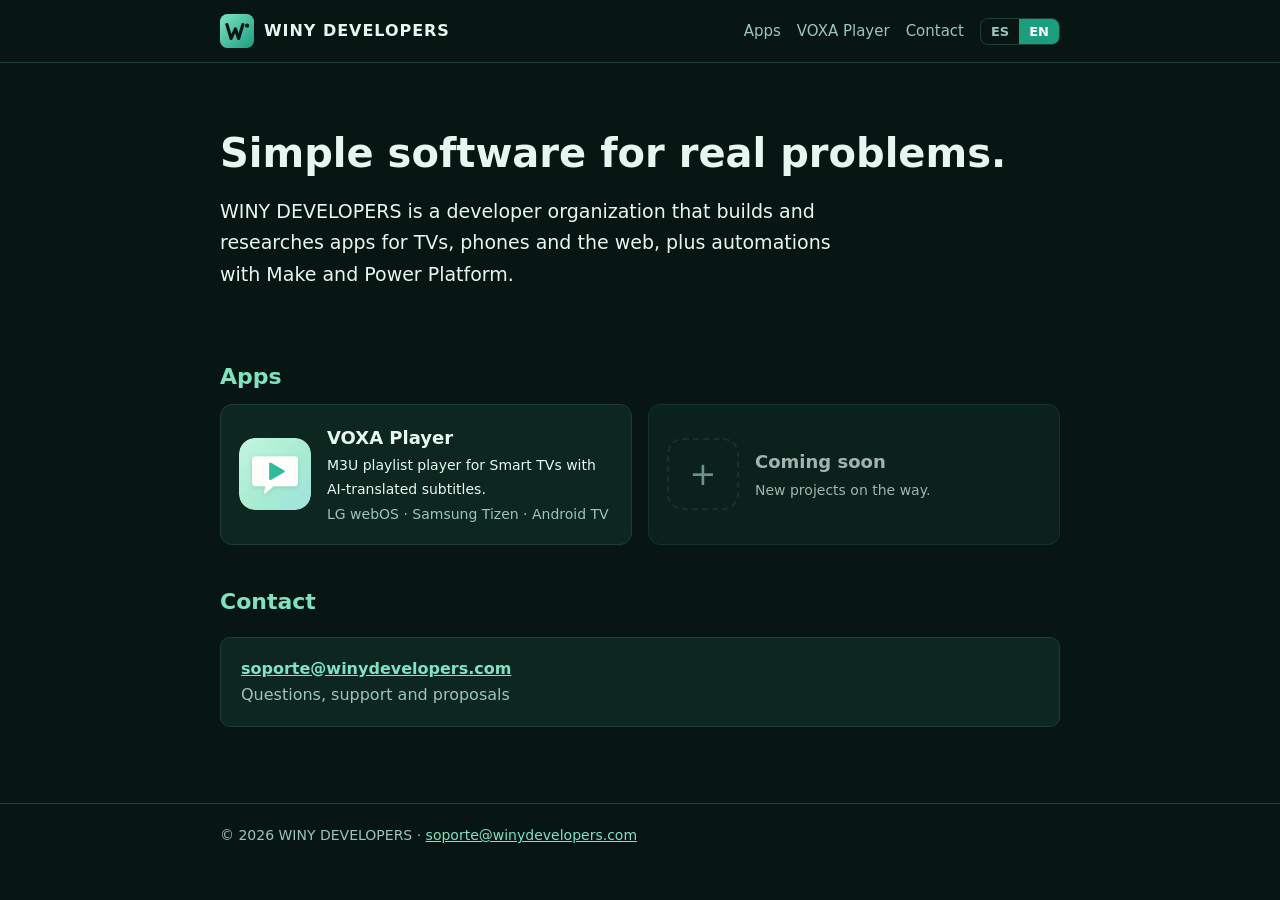
<file: index.html>
<!doctype html><html lang="es"><head><meta charset="utf-8"><meta name="viewport" content="width=device-width,initial-scale=1">
<title>WINY DEVELOPERS</title><meta name="title-en" content="WINY DEVELOPERS"><style>html[data-l=es] [data-l=en],html[data-l=en] [data-l=es]{display:none!important}
.lsel{display:inline-flex;margin-left:16px;border:1px solid #1d3f36;border-radius:8px;overflow:hidden;vertical-align:middle}
.lsel button{background:none;border:0;color:#9cc5b8;font:600 13px system-ui,sans-serif;padding:5px 10px;cursor:pointer}
html[data-l=es] .lsel [data-set=es],html[data-l=en] .lsel [data-set=en]{background:#1a9e7d;color:#fff}</style><script>(function(){var l;try{l=localStorage.getItem('lang')}catch(e){}if(location.hash==='#en')l='en';
if(l!=='es'&&l!=='en')l=/^es/i.test(navigator.language||'')?'es':'en';document.documentElement.setAttribute('data-l',l);document.documentElement.lang=l})();</script><link rel="icon" href="img/winy.svg"><link rel="stylesheet" href="estilo.css?v=2"></head><body>
<header><div class="wrap"><nav><a class="brand" href="index.html"><img src="img/winy.svg" alt="">WINY DEVELOPERS</a>
<div class="links"><a data-l="es" href="index.html#apps">Desarrollos</a><a data-l="en" href="index.html#apps-en">Apps</a><a href="voxa/index.html">VOXA Player</a><a data-l="es" href="index.html#contacto">Contacto</a><a data-l="en" href="index.html#contact">Contact</a><span class="lsel"><button data-set="es">ES</button><button data-set="en">EN</button></span></div></nav></div></header>
<main><div class="wrap"><div data-l="es">
<div style="padding:30px 0 10px"><h1 style="font-size:40px">Software simple para problemas reales.</h1>
<p style="font-size:19px;max-width:640px">WINY DEVELOPERS es una organización de desarrolladores que crea e investiga aplicaciones para televisores, celulares y la web, y automatizaciones con Make y Power Platform.</p></div>
<h2 id="apps">Desarrollos</h2>
<div class="apps">
<a class="app" href="voxa/index.html"><img src="img/voxa_logo.png" alt=""><div><b>VOXA Player</b><span>Reproductor de listas M3U para Smart TV con subtítulos traducidos con IA.</span><span class="muted">LG webOS · Samsung Tizen · Android TV</span></div></a>
<div class="app soon"><div class="ph">+</div><div><b>Próximamente</b><span>Nuevos desarrollos en camino.</span></div></div>
</div>
<h2 id="contacto">Contacto</h2>
<div class="card"><a href="mailto:soporte@winydevelopers.com"><b>soporte@winydevelopers.com</b></a><br><span class="muted">Consultas, soporte y propuestas</span></div>
</div><div data-l="en">
<div style="padding:30px 0 10px"><h1 style="font-size:40px">Simple software for real problems.</h1>
<p style="font-size:19px;max-width:640px">WINY DEVELOPERS is a developer organization that builds and researches apps for TVs, phones and the web, plus automations with Make and Power Platform.</p></div>
<h2 id="apps-en">Apps</h2>
<div class="apps">
<a class="app" href="voxa/index.html"><img src="img/voxa_logo.png" alt=""><div><b>VOXA Player</b><span>M3U playlist player for Smart TVs with AI-translated subtitles.</span><span class="muted">LG webOS · Samsung Tizen · Android TV</span></div></a>
<div class="app soon"><div class="ph">+</div><div><b>Coming soon</b><span>New projects on the way.</span></div></div>
</div>
<h2 id="contact">Contact</h2>
<div class="card"><a href="mailto:soporte@winydevelopers.com"><b>soporte@winydevelopers.com</b></a><br><span class="muted">Questions, support and proposals</span></div>
</div></div></main>
<footer><div class="wrap">© 2026 WINY DEVELOPERS · <a href="mailto:soporte@winydevelopers.com">soporte@winydevelopers.com</a></div></footer><script>(function(){var t={es:document.title,en:document.querySelector('meta[name=title-en]').content};
function set(l){document.documentElement.setAttribute('data-l',l);document.documentElement.lang=l;document.title=t[l];try{localStorage.setItem('lang',l)}catch(e){}}
set(document.documentElement.getAttribute('data-l'));
var b=document.querySelectorAll('.lsel button');for(var i=0;i<b.length;i++)b[i].onclick=function(){set(this.getAttribute('data-set'))};})();</script></body></html>
</file>
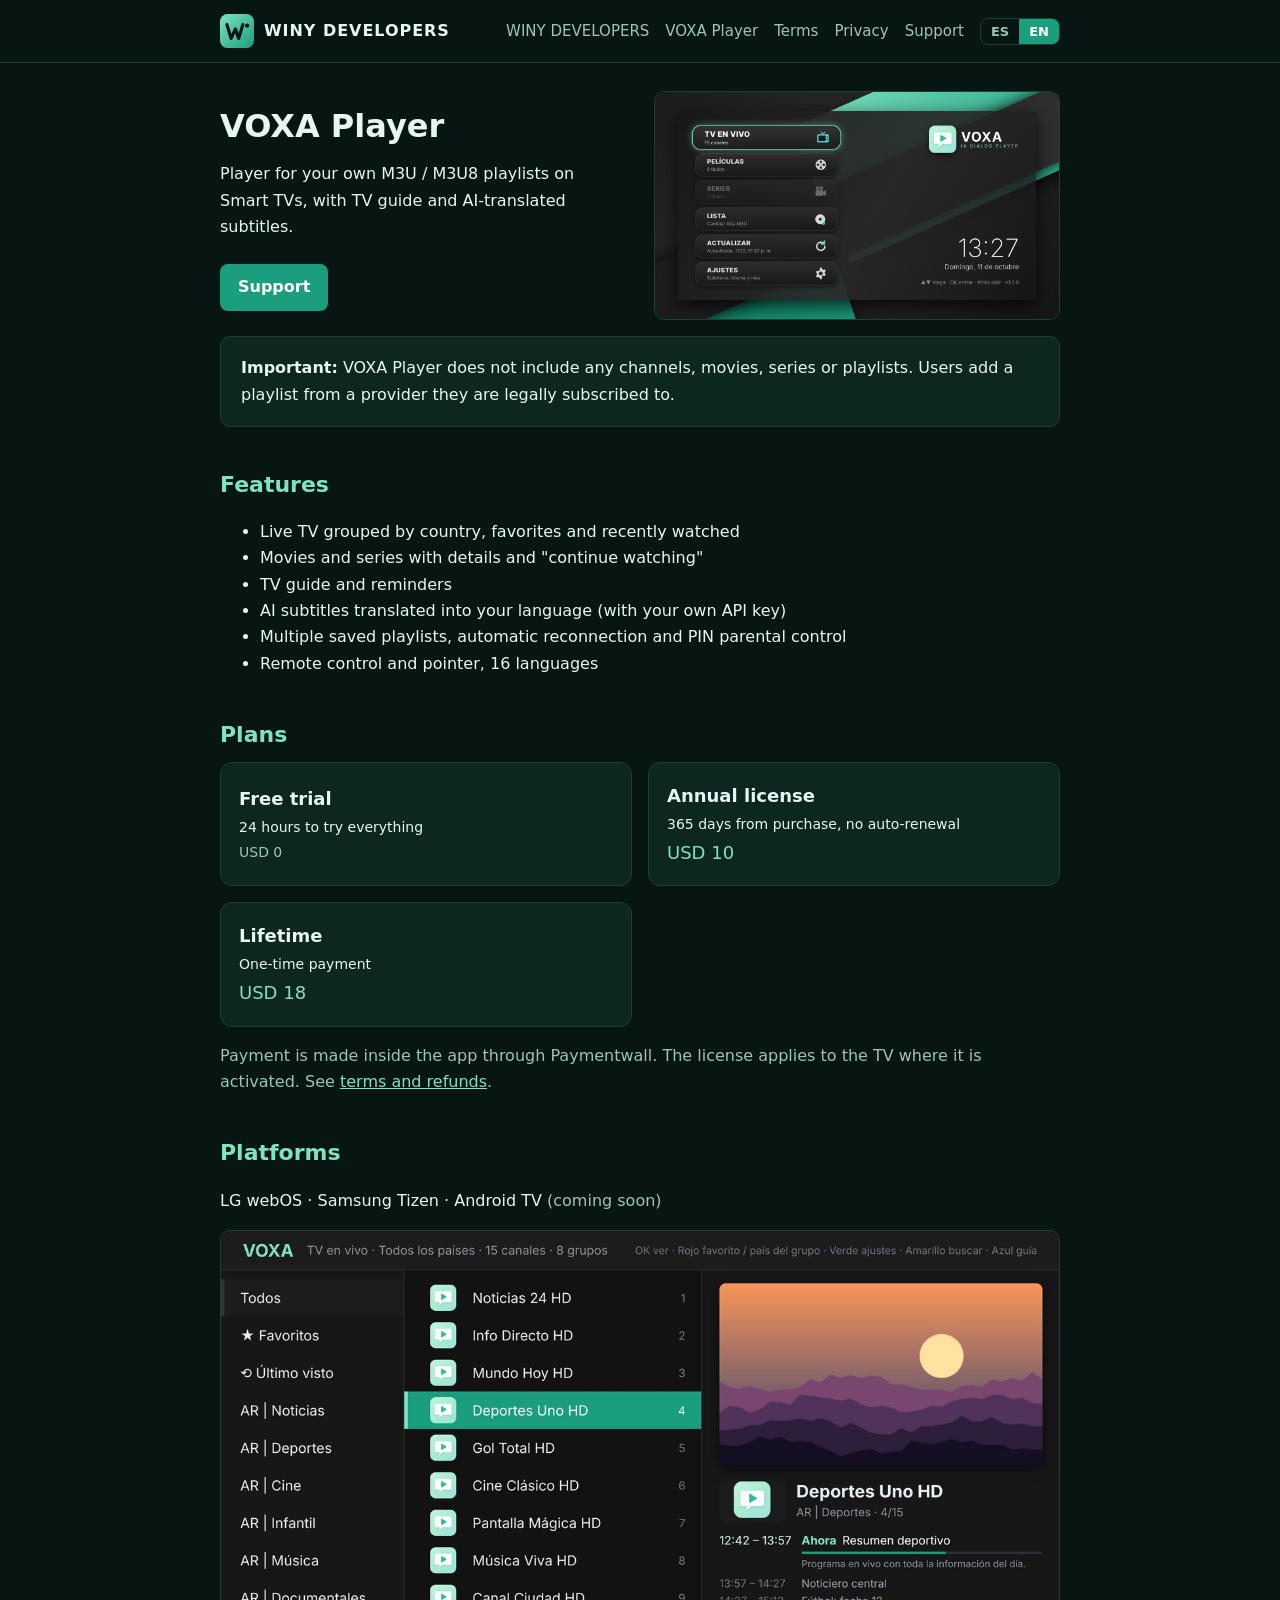
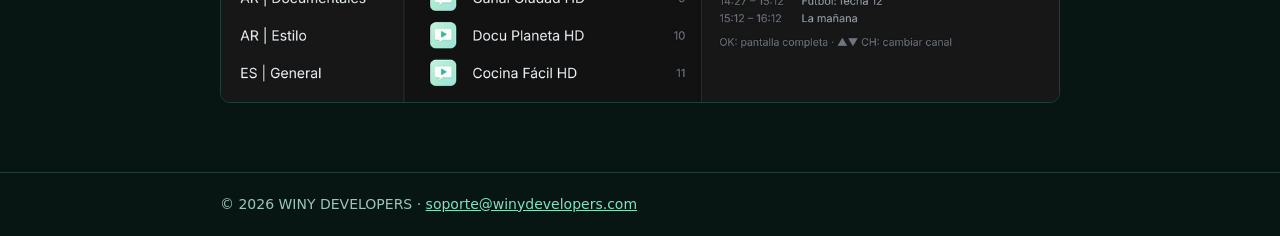
<file: voxa/index.html>
<!doctype html><html lang="es"><head><meta charset="utf-8"><meta name="viewport" content="width=device-width,initial-scale=1">
<title>VOXA Player — WINY DEVELOPERS</title><meta name="title-en" content="VOXA Player — WINY DEVELOPERS"><style>html[data-l=es] [data-l=en],html[data-l=en] [data-l=es]{display:none!important}
.lsel{display:inline-flex;margin-left:16px;border:1px solid #1d3f36;border-radius:8px;overflow:hidden;vertical-align:middle}
.lsel button{background:none;border:0;color:#9cc5b8;font:600 13px system-ui,sans-serif;padding:5px 10px;cursor:pointer}
html[data-l=es] .lsel [data-set=es],html[data-l=en] .lsel [data-set=en]{background:#1a9e7d;color:#fff}</style><script>(function(){var l;try{l=localStorage.getItem('lang')}catch(e){}if(location.hash==='#en')l='en';
if(l!=='es'&&l!=='en')l=/^es/i.test(navigator.language||'')?'es':'en';document.documentElement.setAttribute('data-l',l);document.documentElement.lang=l})();</script><link rel="icon" href="../img/voxa_logo.png"><link rel="stylesheet" href="../estilo.css?v=2"></head><body>
<header><div class="wrap"><nav><a class="brand" href="../index.html"><img src="../img/winy.svg" alt="">WINY DEVELOPERS</a>
<div class="links"><a href="../index.html">WINY DEVELOPERS</a><a href="index.html">VOXA Player</a><a href="terminos.html"><span data-l="es">Términos</span><span data-l="en">Terms</span></a><a href="privacidad.html"><span data-l="es">Privacidad</span><span data-l="en">Privacy</span></a><a href="soporte.html"><span data-l="es">Soporte</span><span data-l="en">Support</span></a><span class="lsel"><button data-set="es">ES</button><button data-set="en">EN</button></span></div></nav></div></header>
<main><div class="wrap"><div data-l="es">
<div class="hero"><div>
<h1>VOXA Player</h1>
<p>Reproductor para tus propias listas M3U / M3U8 en Smart TV, con guía de programación y subtítulos traducidos con IA.</p>
<a class="btn" href="soporte.html">Soporte</a></div>
<img src="../img/voxa_inicio.jpg" alt="VOXA Player"></div>
<div class="card"><b>Importante:</b> VOXA Player no incluye canales, películas, series ni listas. El usuario carga la lista de un proveedor que tenga contratado legalmente.</div>
<h2>Funciones</h2>
<ul><li>TV en vivo agrupada por país, favoritos y último visto</li><li>Películas y series con fichas y "continuar viendo"</li><li>Guía de programación y recordatorios</li>
<li>Subtítulos con IA traducidos a tu idioma (con tu propia clave de API)</li><li>Varias listas guardadas, reconexión automática y control parental con PIN</li>
<li>Control remoto y puntero, 16 idiomas</li></ul>
<h2>Planes</h2>
<div class="apps"><div class="app"><div><b>Prueba gratis</b><span>24 horas para probar todo</span><span class="muted">USD 0</span></div></div>
<div class="app"><div><b>Licencia anual</b><span>365 días desde la compra, sin renovación automática</span><span style="font-size:18px;color:var(--mint)">USD 10</span></div></div>
<div class="app"><div><b>De por vida</b><span>Un solo pago</span><span style="font-size:18px;color:var(--mint)">USD 18</span></div></div></div>
<p class="muted">El pago se hace dentro de la app, con el procesador de pagos Paymentwall. La licencia vale para el televisor donde se activa. Ver <a href="terminos.html">términos y reembolsos</a>.</p>
<h2>Plataformas</h2><p>LG webOS · Samsung Tizen · Android TV <span class="muted">(próximamente)</span></p>
<img src="../img/voxa_canales.jpg" alt="" style="width:100%;border-radius:10px;border:1px solid var(--line)">
</div><div data-l="en">
<div class="hero"><div>
<h1>VOXA Player</h1>
<p>Player for your own M3U / M3U8 playlists on Smart TVs, with TV guide and AI-translated subtitles.</p>
<a class="btn" href="soporte.html">Support</a></div>
<img src="../img/voxa_inicio.jpg" alt="VOXA Player"></div>
<div class="card"><b>Important:</b> VOXA Player does not include any channels, movies, series or playlists. Users add a playlist from a provider they are legally subscribed to.</div>
<h2>Features</h2>
<ul><li>Live TV grouped by country, favorites and recently watched</li><li>Movies and series with details and "continue watching"</li><li>TV guide and reminders</li>
<li>AI subtitles translated into your language (with your own API key)</li><li>Multiple saved playlists, automatic reconnection and PIN parental control</li>
<li>Remote control and pointer, 16 languages</li></ul>
<h2>Plans</h2>
<div class="apps"><div class="app"><div><b>Free trial</b><span>24 hours to try everything</span><span class="muted">USD 0</span></div></div>
<div class="app"><div><b>Annual license</b><span>365 days from purchase, no auto-renewal</span><span style="font-size:18px;color:var(--mint)">USD 10</span></div></div>
<div class="app"><div><b>Lifetime</b><span>One-time payment</span><span style="font-size:18px;color:var(--mint)">USD 18</span></div></div></div>
<p class="muted">Payment is made inside the app through Paymentwall. The license applies to the TV where it is activated. See <a href="terminos.html">terms and refunds</a>.</p>
<h2>Platforms</h2><p>LG webOS · Samsung Tizen · Android TV <span class="muted">(coming soon)</span></p>
<img src="../img/voxa_canales.jpg" alt="" style="width:100%;border-radius:10px;border:1px solid var(--line)">
</div></div></main>
<footer><div class="wrap">© 2026 WINY DEVELOPERS · <a href="mailto:soporte@winydevelopers.com">soporte@winydevelopers.com</a></div></footer><script>(function(){var t={es:document.title,en:document.querySelector('meta[name=title-en]').content};
function set(l){document.documentElement.setAttribute('data-l',l);document.documentElement.lang=l;document.title=t[l];try{localStorage.setItem('lang',l)}catch(e){}}
set(document.documentElement.getAttribute('data-l'));
var b=document.querySelectorAll('.lsel button');for(var i=0;i<b.length;i++)b[i].onclick=function(){set(this.getAttribute('data-set'))};})();</script></body></html>
</file>
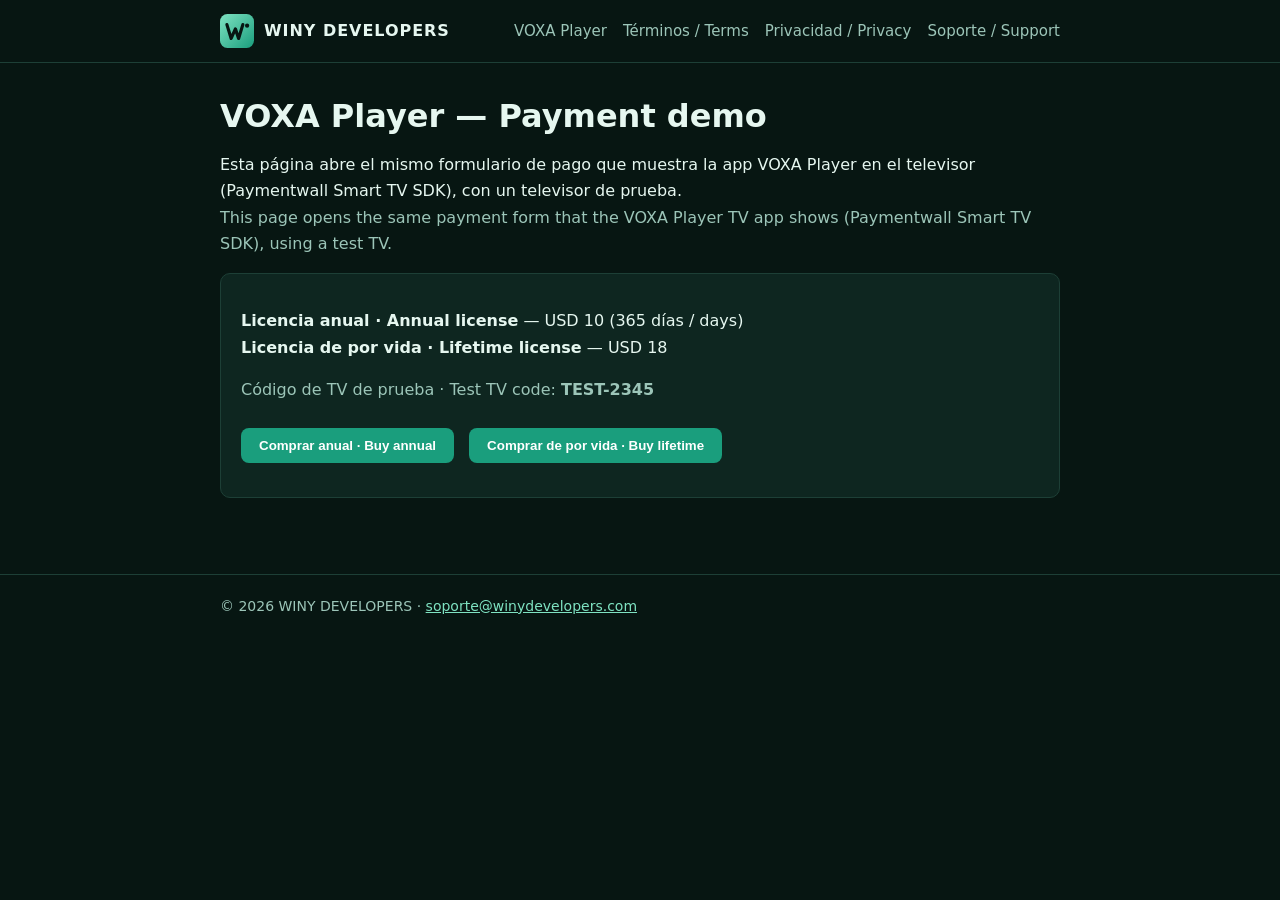
<file: voxa/pago.html>
<!doctype html><html lang="es"><head><meta charset="utf-8"><meta name="viewport" content="width=device-width,initial-scale=1">
<title>VOXA Player — Payment demo</title><link rel="icon" href="../img/voxa_logo.png"><link rel="stylesheet" href="../estilo.css">
<style>#pw{min-height:520px;background:#fff;border-radius:10px;margin-top:16px;display:none}.btn{border:0;cursor:pointer;margin-right:10px}</style></head><body>
<header><div class="wrap"><nav><a class="brand" href="../index.html"><img src="../img/winy.svg" alt="">WINY DEVELOPERS</a>
<div class="links"><a href="index.html">VOXA Player</a><a href="terminos.html">Términos / Terms</a><a href="privacidad.html">Privacidad / Privacy</a><a href="soporte.html">Soporte / Support</a></div></nav></div></header>
<main><div class="wrap">
<h1>VOXA Player — Payment demo</h1>
<p>Esta página abre el mismo formulario de pago que muestra la app VOXA Player en el televisor (Paymentwall Smart TV SDK), con un televisor de prueba.<br>
<span class="muted">This page opens the same payment form that the VOXA Player TV app shows (Paymentwall Smart TV SDK), using a test TV.</span></p>
<div class="card">
<p><b>Licencia anual · Annual license</b> — USD 10 (365 días / days)<br><b>Licencia de por vida · Lifetime license</b> — USD 18</p>
<p class="muted">Código de TV de prueba · Test TV code: <b>TEST-2345</b></p>
<button class="btn" onclick="buy('annual')">Comprar anual · Buy annual</button>
<button class="btn" onclick="buy('lifetime')">Comprar de por vida · Buy lifetime</button>
<p id="st" class="muted" style="margin-top:12px"></p>
</div>
<div id="pw"></div>
</div></main>
<footer><div class="wrap">© 2026 WINY DEVELOPERS · <a href="mailto:soporte@winydevelopers.com">soporte@winydevelopers.com</a></div></footer>
<script>
var KEY = 'e5b569b54e57e96b3b93f4956a85c4e1', DEV = 'TEST2345', PRICE = { annual: '10.00', lifetime: '18.00' }, ready = false;
var API = 'https://voxa-licencias.mdbonanni.workers.dev';
function st(t) { document.getElementById('st').textContent = t; }
function load(cb) {
  if (ready) return cb();
  var s = document.createElement('script');
  s.src = 'https://api.paymentwall.com/js/pwsmart/ver/pwsmart.1.4.js';
  s.onload = function () { PWSmartGateway.init({ key: KEY, containerId: 'pw', lang: (navigator.language || 'en').slice(0, 2), brand: 'lgtv' }); ready = true; cb(); };
  s.onerror = function () { st('No se pudo cargar Paymentwall · Could not load Paymentwall'); };
  document.body.appendChild(s);
}
function check() {
  fetch(API + '/voxa/status?d=' + DEV).then(function (r) { return r.json(); }).then(function (j) {
    st('Estado de la licencia · License status: ' + j.plan + (j.until ? ' (' + new Date(j.until).toLocaleDateString() + ')' : ''));
  }).catch(function () {});
}
function buy(plan) {
  st('...');
  load(function () {
    document.getElementById('pw').style.display = 'block';
    PWSmartGateway.showPaymentForm({
      productId: 'voxa_' + plan, productName: plan === 'annual' ? 'VOXA Player - 1 year' : 'VOXA Player - Lifetime',
      currency: 'USD', amount: PRICE[plan], userId: DEV, showBackButton: true,
      onExit: function () { document.getElementById('pw').style.display = 'none'; }
    }, function () { document.getElementById('pw').style.display = 'none'; st('Pago OK · Payment OK'); setTimeout(check, 4000); },
    function (e) { document.getElementById('pw').style.display = 'none'; st((e && e.message) || 'Pago cancelado · Payment cancelled'); });
  });
}
check();
</script></body></html>
</file>
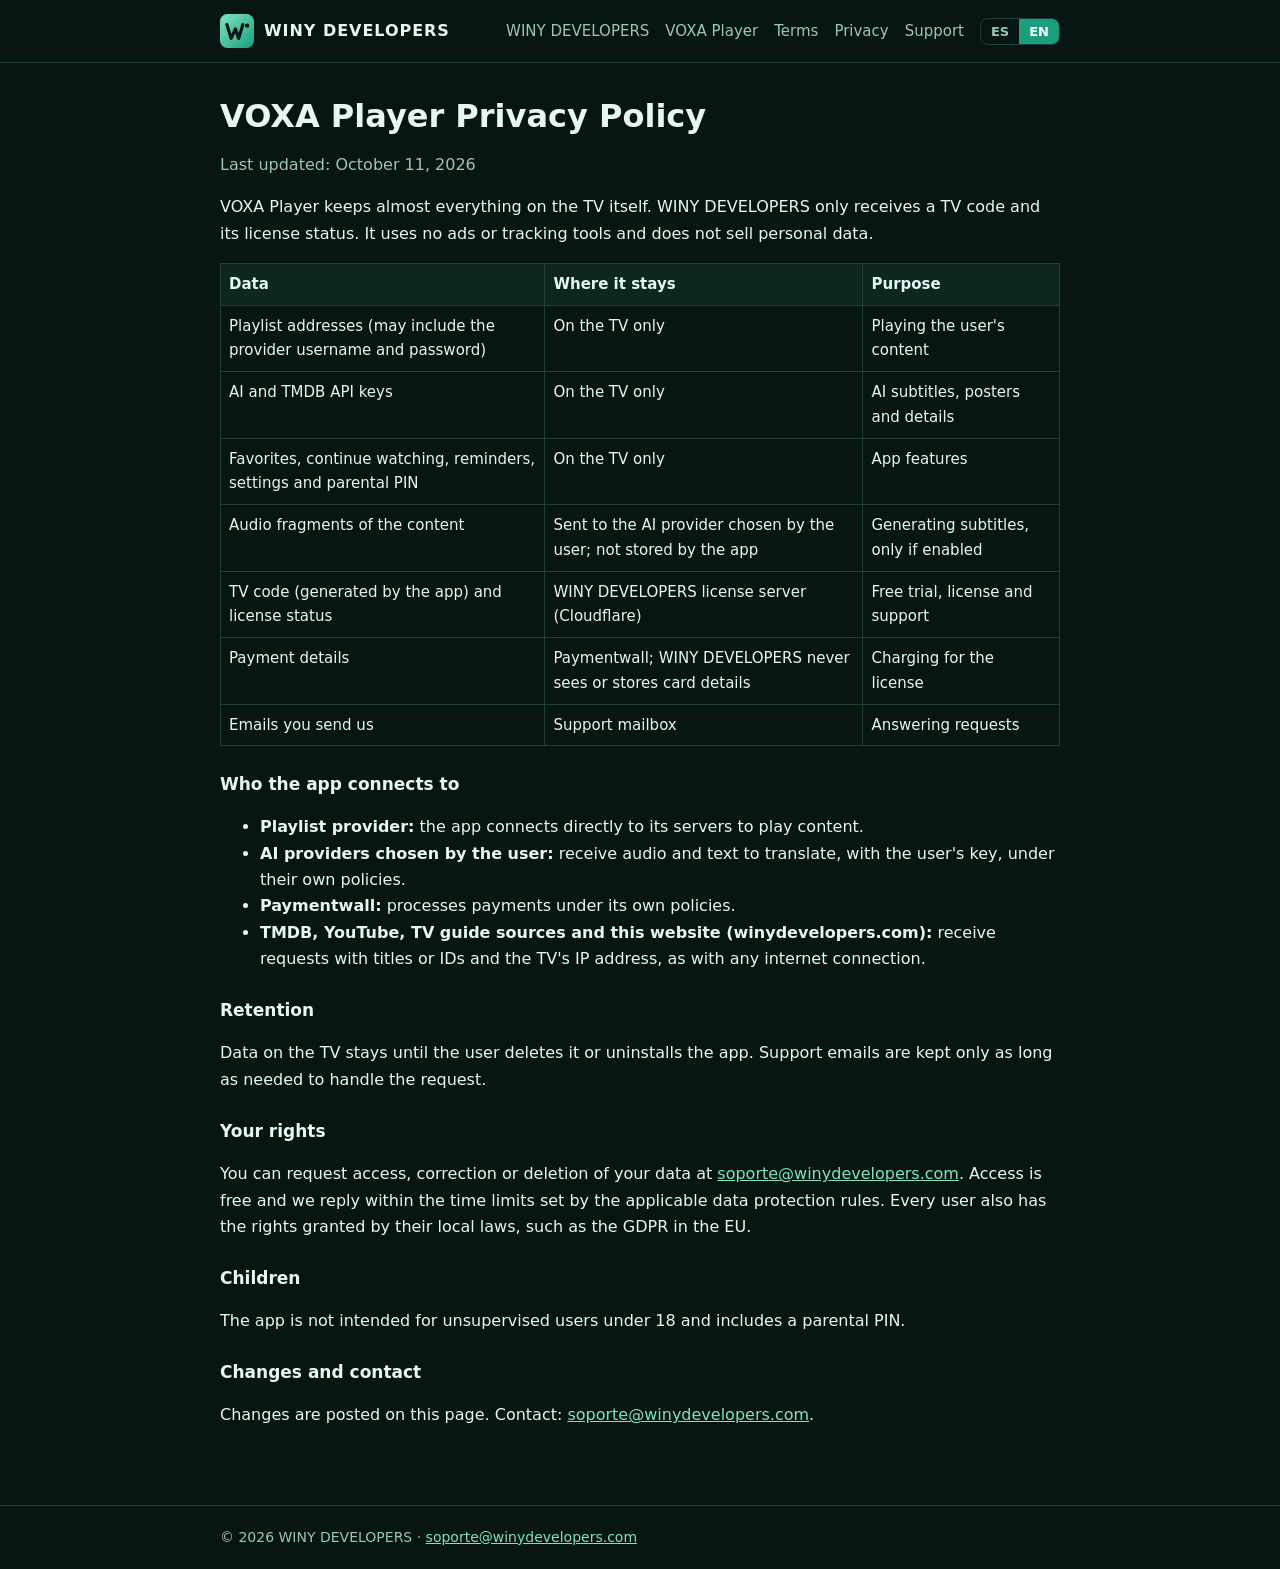
<file: voxa/privacidad.html>
<!doctype html><html lang="es"><head><meta charset="utf-8"><meta name="viewport" content="width=device-width,initial-scale=1">
<title>Política de privacidad — VOXA Player</title><meta name="title-en" content="Privacy Policy — VOXA Player"><style>html[data-l=es] [data-l=en],html[data-l=en] [data-l=es]{display:none!important}
.lsel{display:inline-flex;margin-left:16px;border:1px solid #1d3f36;border-radius:8px;overflow:hidden;vertical-align:middle}
.lsel button{background:none;border:0;color:#9cc5b8;font:600 13px system-ui,sans-serif;padding:5px 10px;cursor:pointer}
html[data-l=es] .lsel [data-set=es],html[data-l=en] .lsel [data-set=en]{background:#1a9e7d;color:#fff}</style><script>(function(){var l;try{l=localStorage.getItem('lang')}catch(e){}if(location.hash==='#en')l='en';
if(l!=='es'&&l!=='en')l=/^es/i.test(navigator.language||'')?'es':'en';document.documentElement.setAttribute('data-l',l);document.documentElement.lang=l})();</script><link rel="icon" href="../img/voxa_logo.png"><link rel="stylesheet" href="../estilo.css?v=2"></head><body>
<header><div class="wrap"><nav><a class="brand" href="../index.html"><img src="../img/winy.svg" alt="">WINY DEVELOPERS</a>
<div class="links"><a href="../index.html">WINY DEVELOPERS</a><a href="index.html">VOXA Player</a><a href="terminos.html"><span data-l="es">Términos</span><span data-l="en">Terms</span></a><a href="privacidad.html"><span data-l="es">Privacidad</span><span data-l="en">Privacy</span></a><a href="soporte.html"><span data-l="es">Soporte</span><span data-l="en">Support</span></a><span class="lsel"><button data-set="es">ES</button><button data-set="en">EN</button></span></div></nav></div></header>
<main><div class="wrap"><div data-l="es">
<h1>Política de privacidad de VOXA Player</h1><p class="muted">Última actualización: 11 de octubre de 2026</p>
<p>VOXA Player guarda casi todo en el propio televisor. WINY DEVELOPERS solo recibe un código del televisor y el estado de su licencia. No usa publicidad ni herramientas de seguimiento y no vende datos personales.</p>
<h3>Qué datos se usan y dónde quedan</h3>
<table><tr><th>Dato</th><th>Dónde queda</th><th>Para qué</th></tr>
<tr><td>Direcciones de las listas (pueden incluir usuario y contraseña del proveedor)</td><td>Solo en el televisor</td><td>Reproducir el contenido del usuario</td></tr>
<tr><td>Claves API de IA y de TMDB</td><td>Solo en el televisor</td><td>Subtítulos con IA, pósters y fichas</td></tr>
<tr><td>Favoritos, "seguir viendo", recordatorios, ajustes y PIN parental</td><td>Solo en el televisor</td><td>Funciones de la aplicación</td></tr>
<tr><td>Fragmentos de audio del contenido</td><td>Se envían al proveedor de IA elegido; la aplicación no los guarda</td><td>Generar subtítulos, solo si el usuario los activa</td></tr>
<tr><td>Código del televisor (generado por la app) y estado de la licencia</td><td>Servidor de licencias de WINY DEVELOPERS (Cloudflare)</td><td>Prueba gratis, licencia y soporte</td></tr>
<tr><td>Datos de pago</td><td>Paymentwall; WINY DEVELOPERS no ve ni guarda datos de tarjetas</td><td>Cobrar la licencia</td></tr>
<tr><td>Correos que nos envíes</td><td>Casilla de soporte</td><td>Responder consultas</td></tr></table>
<h3>Con quién se conectan</h3><ul><li><b>Proveedor de la lista:</b> la aplicación se conecta directamente a sus servidores para reproducir.</li>
<li><b>Proveedores de IA elegidos por el usuario:</b> reciben el audio y el texto a traducir, con la clave del usuario, según sus propias políticas.</li>
<li><b>Paymentwall:</b> procesa el pago con sus propias políticas.</li>
<li><b>TMDB, YouTube, fuentes de guía y este sitio (winydevelopers.com):</b> reciben consultas con títulos o identificadores, y la dirección IP del televisor como en cualquier conexión a internet.</li></ul>
<h3>Cuánto tiempo</h3><p>Los datos del televisor quedan hasta que el usuario los borra o desinstala la aplicación. Los correos de soporte se guardan mientras haga falta para atender la consulta.</p>
<h3>Derechos</h3><p>Podés pedir acceso, rectificación o eliminación de tus datos escribiendo a <a href="mailto:soporte@winydevelopers.com">soporte@winydevelopers.com</a>. El acceso es gratuito y respondemos dentro de los plazos que fije la normativa de protección de datos aplicable. Cada usuario tiene además los derechos que le reconozcan las leyes de su país, como el RGPD en la Unión Europea.</p>
<h3>Menores</h3><p>La aplicación no está dirigida a menores de 18 años sin supervisión e incluye control parental con PIN.</p>
<h3>Cambios y contacto</h3><p>Los cambios se publican en esta página. Contacto: <a href="mailto:soporte@winydevelopers.com">soporte@winydevelopers.com</a>.</p>
</div><div data-l="en">
<h1>VOXA Player Privacy Policy</h1><p class="muted">Last updated: October 11, 2026</p>
<p>VOXA Player keeps almost everything on the TV itself. WINY DEVELOPERS only receives a TV code and its license status. It uses no ads or tracking tools and does not sell personal data.</p>
<table><tr><th>Data</th><th>Where it stays</th><th>Purpose</th></tr>
<tr><td>Playlist addresses (may include the provider username and password)</td><td>On the TV only</td><td>Playing the user's content</td></tr>
<tr><td>AI and TMDB API keys</td><td>On the TV only</td><td>AI subtitles, posters and details</td></tr>
<tr><td>Favorites, continue watching, reminders, settings and parental PIN</td><td>On the TV only</td><td>App features</td></tr>
<tr><td>Audio fragments of the content</td><td>Sent to the AI provider chosen by the user; not stored by the app</td><td>Generating subtitles, only if enabled</td></tr>
<tr><td>TV code (generated by the app) and license status</td><td>WINY DEVELOPERS license server (Cloudflare)</td><td>Free trial, license and support</td></tr>
<tr><td>Payment details</td><td>Paymentwall; WINY DEVELOPERS never sees or stores card details</td><td>Charging for the license</td></tr>
<tr><td>Emails you send us</td><td>Support mailbox</td><td>Answering requests</td></tr></table>
<h3>Who the app connects to</h3><ul><li><b>Playlist provider:</b> the app connects directly to its servers to play content.</li>
<li><b>AI providers chosen by the user:</b> receive audio and text to translate, with the user's key, under their own policies.</li>
<li><b>Paymentwall:</b> processes payments under its own policies.</li>
<li><b>TMDB, YouTube, TV guide sources and this website (winydevelopers.com):</b> receive requests with titles or IDs and the TV's IP address, as with any internet connection.</li></ul>
<h3>Retention</h3><p>Data on the TV stays until the user deletes it or uninstalls the app. Support emails are kept only as long as needed to handle the request.</p>
<h3>Your rights</h3><p>You can request access, correction or deletion of your data at <a href="mailto:soporte@winydevelopers.com">soporte@winydevelopers.com</a>. Access is free and we reply within the time limits set by the applicable data protection rules. Every user also has the rights granted by their local laws, such as the GDPR in the EU.</p>
<h3>Children</h3><p>The app is not intended for unsupervised users under 18 and includes a parental PIN.</p>
<h3>Changes and contact</h3><p>Changes are posted on this page. Contact: <a href="mailto:soporte@winydevelopers.com">soporte@winydevelopers.com</a>.</p>
</div></div></main>
<footer><div class="wrap">© 2026 WINY DEVELOPERS · <a href="mailto:soporte@winydevelopers.com">soporte@winydevelopers.com</a></div></footer><script>(function(){var t={es:document.title,en:document.querySelector('meta[name=title-en]').content};
function set(l){document.documentElement.setAttribute('data-l',l);document.documentElement.lang=l;document.title=t[l];try{localStorage.setItem('lang',l)}catch(e){}}
set(document.documentElement.getAttribute('data-l'));
var b=document.querySelectorAll('.lsel button');for(var i=0;i<b.length;i++)b[i].onclick=function(){set(this.getAttribute('data-set'))};})();</script></body></html>
</file>
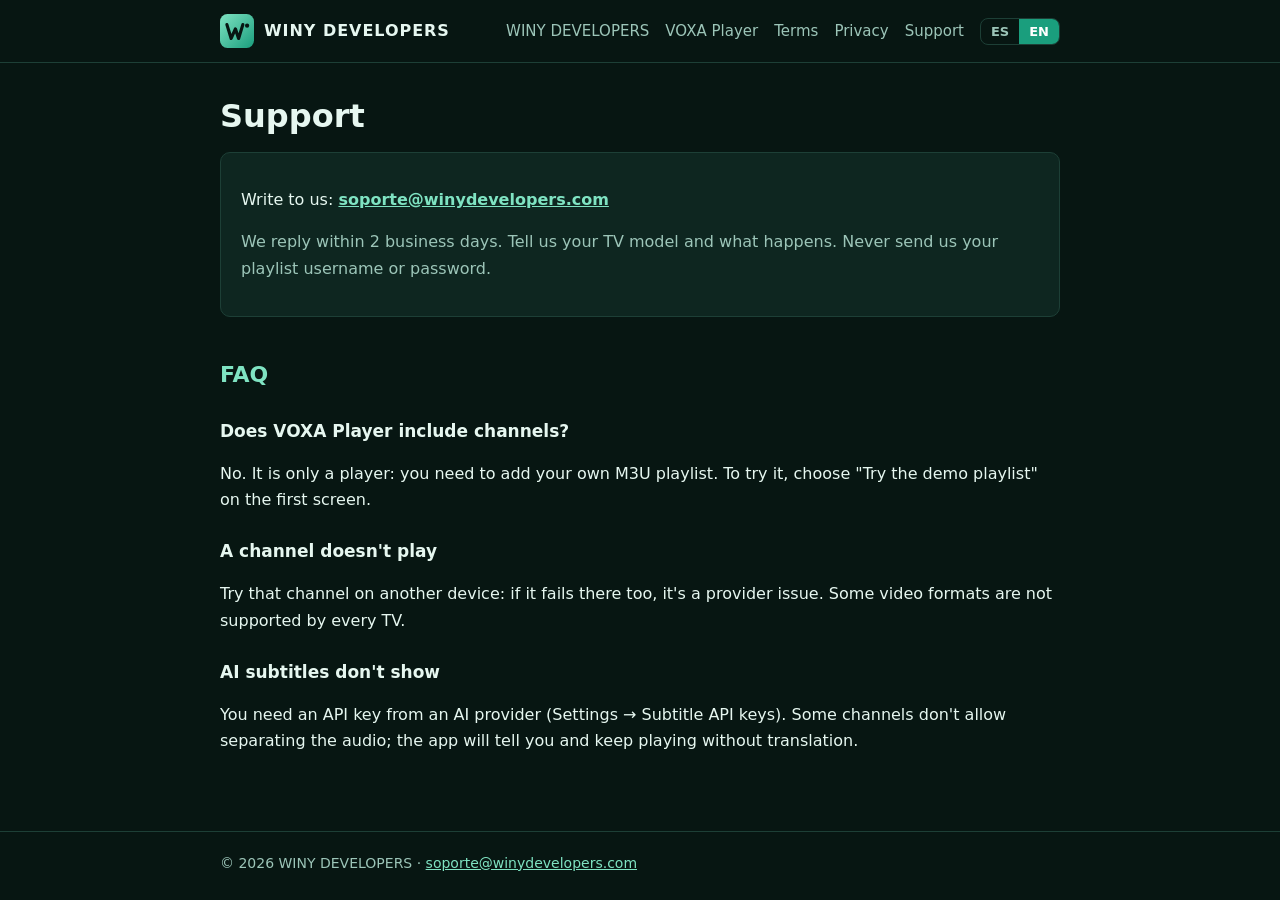
<file: voxa/soporte.html>
<!doctype html><html lang="es"><head><meta charset="utf-8"><meta name="viewport" content="width=device-width,initial-scale=1">
<title>Soporte — VOXA Player</title><meta name="title-en" content="Support — VOXA Player"><style>html[data-l=es] [data-l=en],html[data-l=en] [data-l=es]{display:none!important}
.lsel{display:inline-flex;margin-left:16px;border:1px solid #1d3f36;border-radius:8px;overflow:hidden;vertical-align:middle}
.lsel button{background:none;border:0;color:#9cc5b8;font:600 13px system-ui,sans-serif;padding:5px 10px;cursor:pointer}
html[data-l=es] .lsel [data-set=es],html[data-l=en] .lsel [data-set=en]{background:#1a9e7d;color:#fff}</style><script>(function(){var l;try{l=localStorage.getItem('lang')}catch(e){}if(location.hash==='#en')l='en';
if(l!=='es'&&l!=='en')l=/^es/i.test(navigator.language||'')?'es':'en';document.documentElement.setAttribute('data-l',l);document.documentElement.lang=l})();</script><link rel="icon" href="../img/voxa_logo.png"><link rel="stylesheet" href="../estilo.css?v=2"></head><body>
<header><div class="wrap"><nav><a class="brand" href="../index.html"><img src="../img/winy.svg" alt="">WINY DEVELOPERS</a>
<div class="links"><a href="../index.html">WINY DEVELOPERS</a><a href="index.html">VOXA Player</a><a href="terminos.html"><span data-l="es">Términos</span><span data-l="en">Terms</span></a><a href="privacidad.html"><span data-l="es">Privacidad</span><span data-l="en">Privacy</span></a><a href="soporte.html"><span data-l="es">Soporte</span><span data-l="en">Support</span></a><span class="lsel"><button data-set="es">ES</button><button data-set="en">EN</button></span></div></nav></div></header>
<main><div class="wrap"><div data-l="es">
<h1>Soporte</h1>
<div class="card"><p>Escribinos a: <a href="mailto:soporte@winydevelopers.com"><b>soporte@winydevelopers.com</b></a></p>
<p class="muted">Respondemos en 2 días hábiles. Contanos el modelo de tu televisor y qué pasa. Nunca nos envíes el usuario y la contraseña de tu lista.</p></div>
<h2>Preguntas frecuentes</h2>
<h3>¿VOXA Player trae canales?</h3><p>No. Es solo un reproductor: tenés que cargar tu propia lista M3U. Para probarlo, en la primera pantalla elegí "Probar con la lista de demostración".</p>
<h3>Un canal no se ve</h3><p>Probá ese canal en otro equipo: si tampoco anda, el problema es del proveedor de la lista. Algunos formatos de video no son compatibles con todos los televisores.</p>
<h3>Los subtítulos con IA no aparecen</h3><p>Necesitás una clave de API de un proveedor de IA (Ajustes → Claves API para subtítulos). Algunos canales no permiten separar el audio; en ese caso la app avisa y sigue sin traducción.</p>
</div><div data-l="en">
<h1>Support</h1>
<div class="card"><p>Write to us: <a href="mailto:soporte@winydevelopers.com"><b>soporte@winydevelopers.com</b></a></p>
<p class="muted">We reply within 2 business days. Tell us your TV model and what happens. Never send us your playlist username or password.</p></div>
<h2>FAQ</h2>
<h3>Does VOXA Player include channels?</h3><p>No. It is only a player: you need to add your own M3U playlist. To try it, choose "Try the demo playlist" on the first screen.</p>
<h3>A channel doesn't play</h3><p>Try that channel on another device: if it fails there too, it's a provider issue. Some video formats are not supported by every TV.</p>
<h3>AI subtitles don't show</h3><p>You need an API key from an AI provider (Settings → Subtitle API keys). Some channels don't allow separating the audio; the app will tell you and keep playing without translation.</p>
</div></div></main>
<footer><div class="wrap">© 2026 WINY DEVELOPERS · <a href="mailto:soporte@winydevelopers.com">soporte@winydevelopers.com</a></div></footer><script>(function(){var t={es:document.title,en:document.querySelector('meta[name=title-en]').content};
function set(l){document.documentElement.setAttribute('data-l',l);document.documentElement.lang=l;document.title=t[l];try{localStorage.setItem('lang',l)}catch(e){}}
set(document.documentElement.getAttribute('data-l'));
var b=document.querySelectorAll('.lsel button');for(var i=0;i<b.length;i++)b[i].onclick=function(){set(this.getAttribute('data-set'))};})();</script></body></html>
</file>
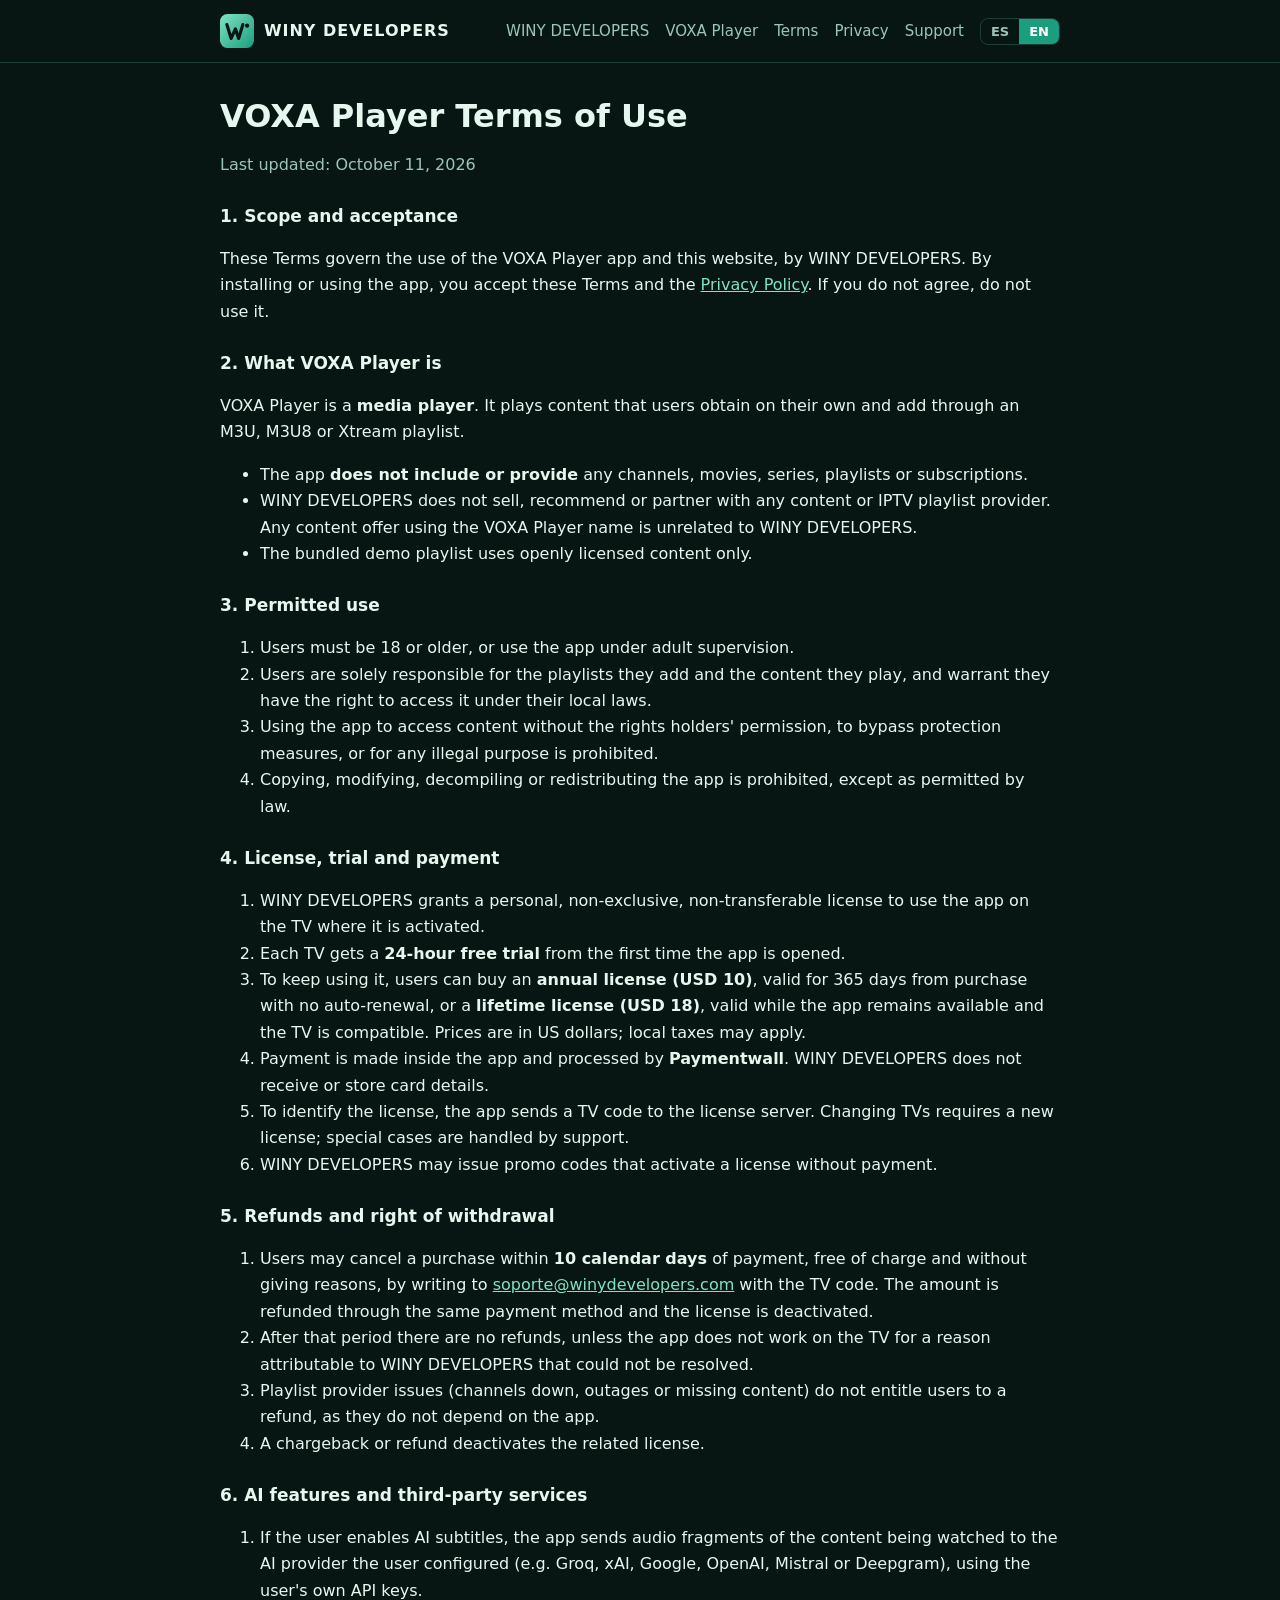
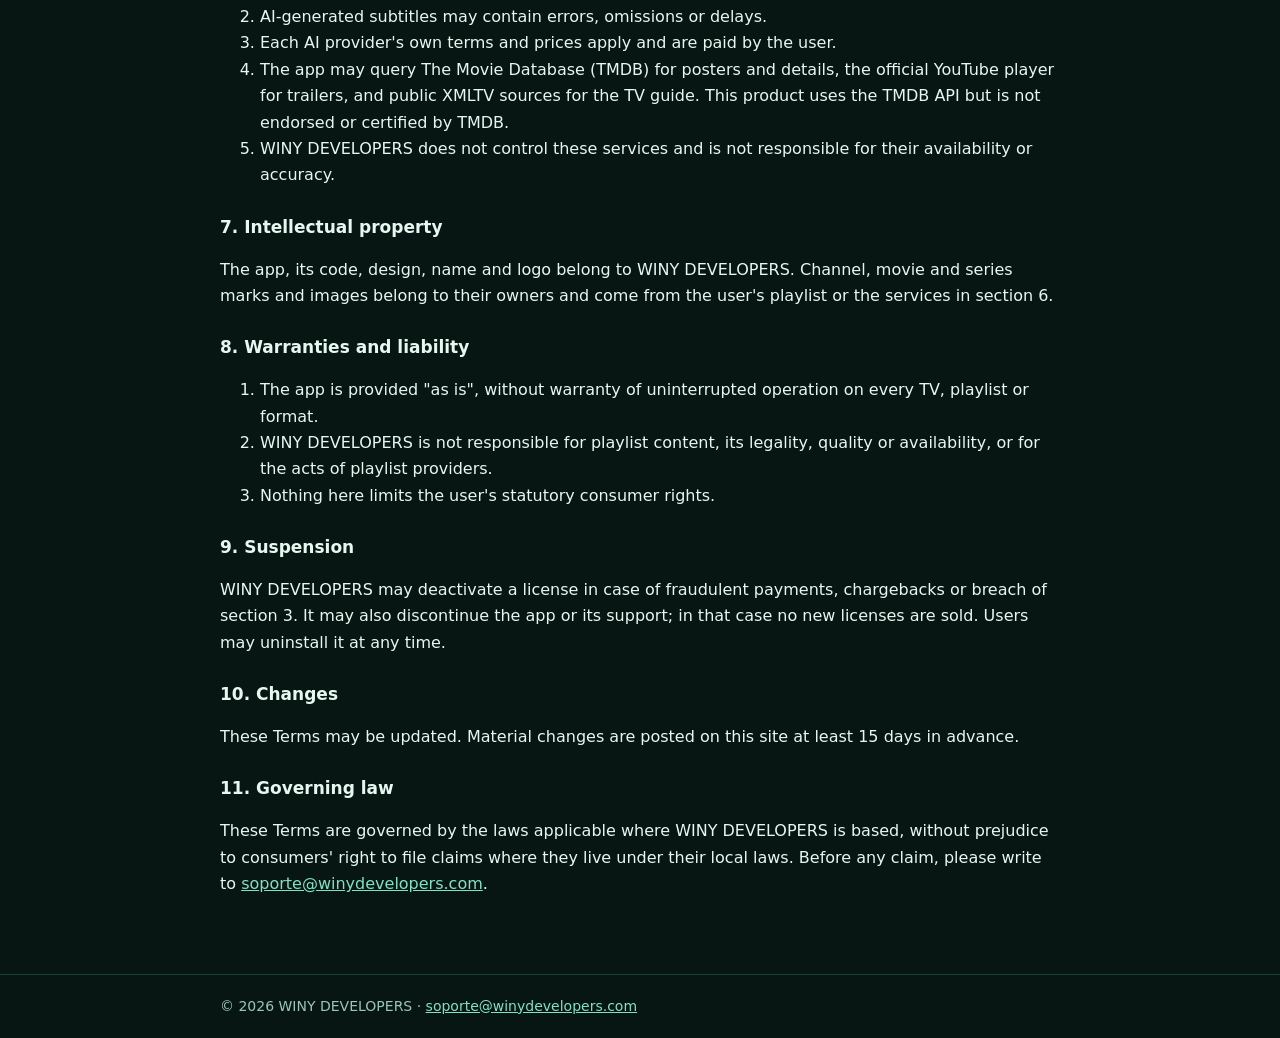
<file: voxa/terminos.html>
<!doctype html><html lang="es"><head><meta charset="utf-8"><meta name="viewport" content="width=device-width,initial-scale=1">
<title>Términos de uso — VOXA Player</title><meta name="title-en" content="Terms of Use — VOXA Player"><style>html[data-l=es] [data-l=en],html[data-l=en] [data-l=es]{display:none!important}
.lsel{display:inline-flex;margin-left:16px;border:1px solid #1d3f36;border-radius:8px;overflow:hidden;vertical-align:middle}
.lsel button{background:none;border:0;color:#9cc5b8;font:600 13px system-ui,sans-serif;padding:5px 10px;cursor:pointer}
html[data-l=es] .lsel [data-set=es],html[data-l=en] .lsel [data-set=en]{background:#1a9e7d;color:#fff}</style><script>(function(){var l;try{l=localStorage.getItem('lang')}catch(e){}if(location.hash==='#en')l='en';
if(l!=='es'&&l!=='en')l=/^es/i.test(navigator.language||'')?'es':'en';document.documentElement.setAttribute('data-l',l);document.documentElement.lang=l})();</script><link rel="icon" href="../img/voxa_logo.png"><link rel="stylesheet" href="../estilo.css?v=2"></head><body>
<header><div class="wrap"><nav><a class="brand" href="../index.html"><img src="../img/winy.svg" alt="">WINY DEVELOPERS</a>
<div class="links"><a href="../index.html">WINY DEVELOPERS</a><a href="index.html">VOXA Player</a><a href="terminos.html"><span data-l="es">Términos</span><span data-l="en">Terms</span></a><a href="privacidad.html"><span data-l="es">Privacidad</span><span data-l="en">Privacy</span></a><a href="soporte.html"><span data-l="es">Soporte</span><span data-l="en">Support</span></a><span class="lsel"><button data-set="es">ES</button><button data-set="en">EN</button></span></div></nav></div></header>
<main><div class="wrap"><div data-l="es">
<h1>Términos de uso de VOXA Player</h1><p class="muted">Última actualización: 11 de octubre de 2026</p>
<h3>1. Objeto y aceptación</h3><p>Estos Términos regulan el uso de la aplicación VOXA Player y de este sitio web, de WINY DEVELOPERS. Al instalar o usar la aplicación, el usuario acepta estos Términos y la <a href="privacidad.html">Política de privacidad</a>. Si no está de acuerdo, no debe usarla.</p>
<h3>2. Qué es VOXA Player</h3><p>VOXA Player es un <b>reproductor multimedia</b>. Reproduce contenido que el usuario obtiene por su cuenta y carga mediante una lista M3U, M3U8 o Xtream.</p>
<ul><li>La aplicación <b>no incluye ni provee</b> canales, películas, series, listas ni suscripciones.</li>
<li>WINY DEVELOPERS no vende, recomienda ni tiene acuerdos con proveedores de contenido o de listas IPTV. Cualquier oferta de contenido que use el nombre VOXA Player es ajena a WINY DEVELOPERS.</li>
<li>La lista de demostración incluida usa solo contenido de licencia libre.</li></ul>
<h3>3. Uso permitido</h3><ol><li>El usuario debe ser mayor de 18 años o usar la aplicación bajo la supervisión de un adulto.</li>
<li>El usuario es el único responsable de las listas que carga y del contenido que reproduce, y garantiza que tiene derecho a acceder a ese contenido según las leyes de su país.</li>
<li>Está prohibido usar la aplicación para acceder a contenido sin autorización de sus titulares, eludir medidas de protección o cualquier fin ilegal.</li>
<li>Está prohibido copiar, modificar, descompilar o redistribuir la aplicación, salvo lo que la ley permita.</li></ol>
<h3>4. Licencia, prueba y pago</h3><ol><li>WINY DEVELOPERS otorga al usuario una licencia personal, no exclusiva e intransferible para usar la aplicación en el televisor donde se activa.</li>
<li>Cada televisor tiene una <b>prueba gratis de 24 horas</b> desde la primera apertura de la aplicación.</li>
<li>Para seguir usándola, el usuario puede comprar una <b>licencia anual (USD 10)</b>, válida por 365 días desde la compra y sin renovación automática, o una <b>licencia de por vida (USD 18)</b>, válida mientras la aplicación siga disponible y el televisor sea compatible. Los precios están en dólares estadounidenses; pueden sumarse impuestos según el país.</li>
<li>El pago se hace dentro de la aplicación y lo procesa <b>Paymentwall</b>. WINY DEVELOPERS no recibe ni guarda datos de tarjetas.</li>
<li>Para identificar la licencia, la aplicación envía al servidor de licencias un código del televisor. Cambiar de televisor requiere una nueva licencia; los casos especiales se atienden por soporte.</li>
<li>WINY DEVELOPERS puede entregar códigos promocionales que activan una licencia sin pago.</li></ol>
<h3>5. Reembolsos y derecho de arrepentimiento</h3><ol><li>El usuario puede revocar la compra dentro de los <b>10 días corridos</b> desde el pago, sin costo y sin dar motivos, escribiendo a <a href="mailto:soporte@winydevelopers.com">soporte@winydevelopers.com</a> con el código del televisor. Se reintegra el importe por el mismo medio de pago y se desactiva la licencia.</li>
<li>Pasado ese plazo no hay reembolsos, salvo que la aplicación no funcione en el televisor por una causa atribuible a WINY DEVELOPERS que no se haya podido resolver.</li>
<li>Los problemas del proveedor de la lista (canales caídos, cortes o falta de contenido) no dan derecho a reembolso, porque no dependen de la aplicación.</li>
<li>Un contracargo o reembolso desactiva la licencia correspondiente.</li></ol>
<h3>6. Funciones de IA y servicios de terceros</h3><ol><li>Si el usuario activa los subtítulos con IA, la aplicación envía fragmentos de audio del contenido que está viendo al proveedor de IA que el usuario configuró (por ejemplo Groq, xAI, Google, OpenAI, Mistral o Deepgram), con las claves del propio usuario.</li>
<li>Los subtítulos generados con IA pueden tener errores, omisiones o demoras.</li>
<li>Cada proveedor de IA se rige por sus propios términos y precios, que paga el usuario.</li>
<li>La aplicación puede consultar The Movie Database (TMDB) para pósters y fichas, el reproductor oficial de YouTube para tráileres y fuentes públicas XMLTV para la guía. Este producto usa la API de TMDB, pero TMDB no lo respalda ni lo certifica.</li>
<li>WINY DEVELOPERS no controla esos servicios ni responde por su disponibilidad o exactitud.</li></ol>
<h3>7. Propiedad intelectual</h3><p>La aplicación, su código, diseño, nombre y logo son de WINY DEVELOPERS. Las marcas e imágenes de canales, películas y series que se vean son de sus titulares y llegan desde la lista del usuario o desde los servicios del punto 6.</p>
<h3>8. Garantías y responsabilidad</h3><ol><li>La aplicación se ofrece "tal como está", sin garantía de funcionamiento ininterrumpido en todos los televisores, listas o formatos.</li>
<li>WINY DEVELOPERS no responde por el contenido de las listas, su legalidad, calidad o disponibilidad, ni por los actos de sus proveedores.</li>
<li>Nada de lo anterior limita los derechos que la ley de defensa del consumidor reconoce al usuario.</li></ol>
<h3>9. Suspensión</h3><p>WINY DEVELOPERS puede desactivar una licencia ante pagos fraudulentos, contracargos o incumplimiento del punto 3. También puede discontinuar la aplicación o dejar de dar soporte; en ese caso no se venden nuevas licencias. El usuario puede desinstalarla en cualquier momento.</p>
<h3>10. Cambios</h3><p>Estos Términos pueden actualizarse. Los cambios importantes se publican en este sitio con al menos 15 días de anticipación.</p>
<h3>11. Ley aplicable</h3><p>Se rigen por las leyes aplicables en el domicilio de WINY DEVELOPERS, sin perjuicio de los derechos del usuario consumidor a reclamar en su propio domicilio según las leyes de su país. Antes de cualquier reclamo, escribí a <a href="mailto:soporte@winydevelopers.com">soporte@winydevelopers.com</a>.</p>
</div><div data-l="en">
<h1>VOXA Player Terms of Use</h1><p class="muted">Last updated: October 11, 2026</p>
<h3>1. Scope and acceptance</h3><p>These Terms govern the use of the VOXA Player app and this website, by WINY DEVELOPERS. By installing or using the app, you accept these Terms and the <a href="privacidad.html">Privacy Policy</a>. If you do not agree, do not use it.</p>
<h3>2. What VOXA Player is</h3><p>VOXA Player is a <b>media player</b>. It plays content that users obtain on their own and add through an M3U, M3U8 or Xtream playlist.</p>
<ul><li>The app <b>does not include or provide</b> any channels, movies, series, playlists or subscriptions.</li>
<li>WINY DEVELOPERS does not sell, recommend or partner with any content or IPTV playlist provider. Any content offer using the VOXA Player name is unrelated to WINY DEVELOPERS.</li>
<li>The bundled demo playlist uses openly licensed content only.</li></ul>
<h3>3. Permitted use</h3><ol><li>Users must be 18 or older, or use the app under adult supervision.</li>
<li>Users are solely responsible for the playlists they add and the content they play, and warrant they have the right to access it under their local laws.</li>
<li>Using the app to access content without the rights holders' permission, to bypass protection measures, or for any illegal purpose is prohibited.</li>
<li>Copying, modifying, decompiling or redistributing the app is prohibited, except as permitted by law.</li></ol>
<h3>4. License, trial and payment</h3><ol><li>WINY DEVELOPERS grants a personal, non-exclusive, non-transferable license to use the app on the TV where it is activated.</li>
<li>Each TV gets a <b>24-hour free trial</b> from the first time the app is opened.</li>
<li>To keep using it, users can buy an <b>annual license (USD 10)</b>, valid for 365 days from purchase with no auto-renewal, or a <b>lifetime license (USD 18)</b>, valid while the app remains available and the TV is compatible. Prices are in US dollars; local taxes may apply.</li>
<li>Payment is made inside the app and processed by <b>Paymentwall</b>. WINY DEVELOPERS does not receive or store card details.</li>
<li>To identify the license, the app sends a TV code to the license server. Changing TVs requires a new license; special cases are handled by support.</li>
<li>WINY DEVELOPERS may issue promo codes that activate a license without payment.</li></ol>
<h3>5. Refunds and right of withdrawal</h3><ol><li>Users may cancel a purchase within <b>10 calendar days</b> of payment, free of charge and without giving reasons, by writing to <a href="mailto:soporte@winydevelopers.com">soporte@winydevelopers.com</a> with the TV code. The amount is refunded through the same payment method and the license is deactivated.</li>
<li>After that period there are no refunds, unless the app does not work on the TV for a reason attributable to WINY DEVELOPERS that could not be resolved.</li>
<li>Playlist provider issues (channels down, outages or missing content) do not entitle users to a refund, as they do not depend on the app.</li>
<li>A chargeback or refund deactivates the related license.</li></ol>
<h3>6. AI features and third-party services</h3><ol><li>If the user enables AI subtitles, the app sends audio fragments of the content being watched to the AI provider the user configured (e.g. Groq, xAI, Google, OpenAI, Mistral or Deepgram), using the user's own API keys.</li>
<li>AI-generated subtitles may contain errors, omissions or delays.</li><li>Each AI provider's own terms and prices apply and are paid by the user.</li>
<li>The app may query The Movie Database (TMDB) for posters and details, the official YouTube player for trailers, and public XMLTV sources for the TV guide. This product uses the TMDB API but is not endorsed or certified by TMDB.</li>
<li>WINY DEVELOPERS does not control these services and is not responsible for their availability or accuracy.</li></ol>
<h3>7. Intellectual property</h3><p>The app, its code, design, name and logo belong to WINY DEVELOPERS. Channel, movie and series marks and images belong to their owners and come from the user's playlist or the services in section 6.</p>
<h3>8. Warranties and liability</h3><ol><li>The app is provided "as is", without warranty of uninterrupted operation on every TV, playlist or format.</li>
<li>WINY DEVELOPERS is not responsible for playlist content, its legality, quality or availability, or for the acts of playlist providers.</li><li>Nothing here limits the user's statutory consumer rights.</li></ol>
<h3>9. Suspension</h3><p>WINY DEVELOPERS may deactivate a license in case of fraudulent payments, chargebacks or breach of section 3. It may also discontinue the app or its support; in that case no new licenses are sold. Users may uninstall it at any time.</p>
<h3>10. Changes</h3><p>These Terms may be updated. Material changes are posted on this site at least 15 days in advance.</p>
<h3>11. Governing law</h3><p>These Terms are governed by the laws applicable where WINY DEVELOPERS is based, without prejudice to consumers' right to file claims where they live under their local laws. Before any claim, please write to <a href="mailto:soporte@winydevelopers.com">soporte@winydevelopers.com</a>.</p>
</div></div></main>
<footer><div class="wrap">© 2026 WINY DEVELOPERS · <a href="mailto:soporte@winydevelopers.com">soporte@winydevelopers.com</a></div></footer><script>(function(){var t={es:document.title,en:document.querySelector('meta[name=title-en]').content};
function set(l){document.documentElement.setAttribute('data-l',l);document.documentElement.lang=l;document.title=t[l];try{localStorage.setItem('lang',l)}catch(e){}}
set(document.documentElement.getAttribute('data-l'));
var b=document.querySelectorAll('.lsel button');for(var i=0;i<b.length;i++)b[i].onclick=function(){set(this.getAttribute('data-set'))};})();</script></body></html>
</file>
<file: estilo.css>
:root{--bg:#071612;--card:#0e2620;--line:#1d3f36;--txt:#e6f7f0;--muted:#9cc5b8;--mint:#7fe3c2;--prim:#1a9e7d}
*{box-sizing:border-box}body{margin:0;background:var(--bg);color:var(--txt);font:16px/1.65 system-ui,-apple-system,"Segoe UI",Roboto,Arial,sans-serif}
a{color:var(--mint)}header{border-bottom:1px solid var(--line)}
.wrap{max-width:880px;margin:0 auto;padding:0 20px}
nav{display:flex;align-items:center;justify-content:space-between;gap:12px;flex-wrap:wrap;padding:14px 0}
.brand{display:flex;align-items:center;gap:10px;color:var(--txt);text-decoration:none;font-weight:800;letter-spacing:.06em}
.brand img{width:34px;height:34px}nav .links a{white-space:nowrap;margin-left:16px;text-decoration:none;color:var(--muted);font-size:15px}nav .links a:hover{color:var(--mint)}
main{padding:28px 0 60px}h1{font-size:32px;line-height:1.2;margin:.2em 0 .4em}h2{font-size:22px;margin:1.8em 0 .4em;color:var(--mint)}h3{font-size:17px;margin:1.4em 0 .3em}
.hero{display:grid;grid-template-columns:1fr 1fr;gap:28px;align-items:center}.hero img{width:100%;border-radius:10px;border:1px solid var(--line)}
.btn{display:inline-block;background:var(--prim);color:#fff;text-decoration:none;padding:10px 18px;border-radius:8px;font-weight:600;margin-top:8px}
.card{background:var(--card);border:1px solid var(--line);border-radius:10px;padding:18px 20px;margin:16px 0}
.muted{color:var(--muted)}.lang{font-size:14px}table{border-collapse:collapse;width:100%;font-size:15px}td,th{border:1px solid var(--line);padding:8px;text-align:left;vertical-align:top}th{background:var(--card)}
footer{border-top:1px solid var(--line);padding:20px 0;color:var(--muted);font-size:14px}
.apps{display:grid;grid-template-columns:1fr 1fr;gap:16px}.app{display:flex;gap:16px;align-items:center;background:var(--card);border:1px solid var(--line);border-radius:12px;padding:18px;color:var(--txt);text-decoration:none}a.app:hover{border-color:var(--mint)}.app img,.app .ph{width:72px;height:72px;flex:none;border-radius:16px}.app .ph{display:flex;align-items:center;justify-content:center;border:2px dashed var(--line);color:var(--muted);font-size:32px}.app b{display:block;font-size:18px}.app span{display:block;font-size:14px;margin-top:2px}.soon{opacity:.7}
@media(max-width:700px){.apps{grid-template-columns:1fr}}
@media(max-width:700px){.hero{grid-template-columns:1fr}h1{font-size:26px}nav .links a{margin:0 12px 0 0}}
html[data-l=es] [data-l=en],html[data-l=en] [data-l=es]{display:none!important}
.lsel{display:inline-flex;margin-left:16px;border:1px solid var(--line);border-radius:8px;overflow:hidden;vertical-align:middle}
.lsel button{background:none;border:0;color:var(--muted);font:600 13px system-ui,sans-serif;padding:5px 10px;cursor:pointer}
html[data-l=es] .lsel [data-set=es],html[data-l=en] .lsel [data-set=en]{background:var(--prim);color:#fff}
</file>
